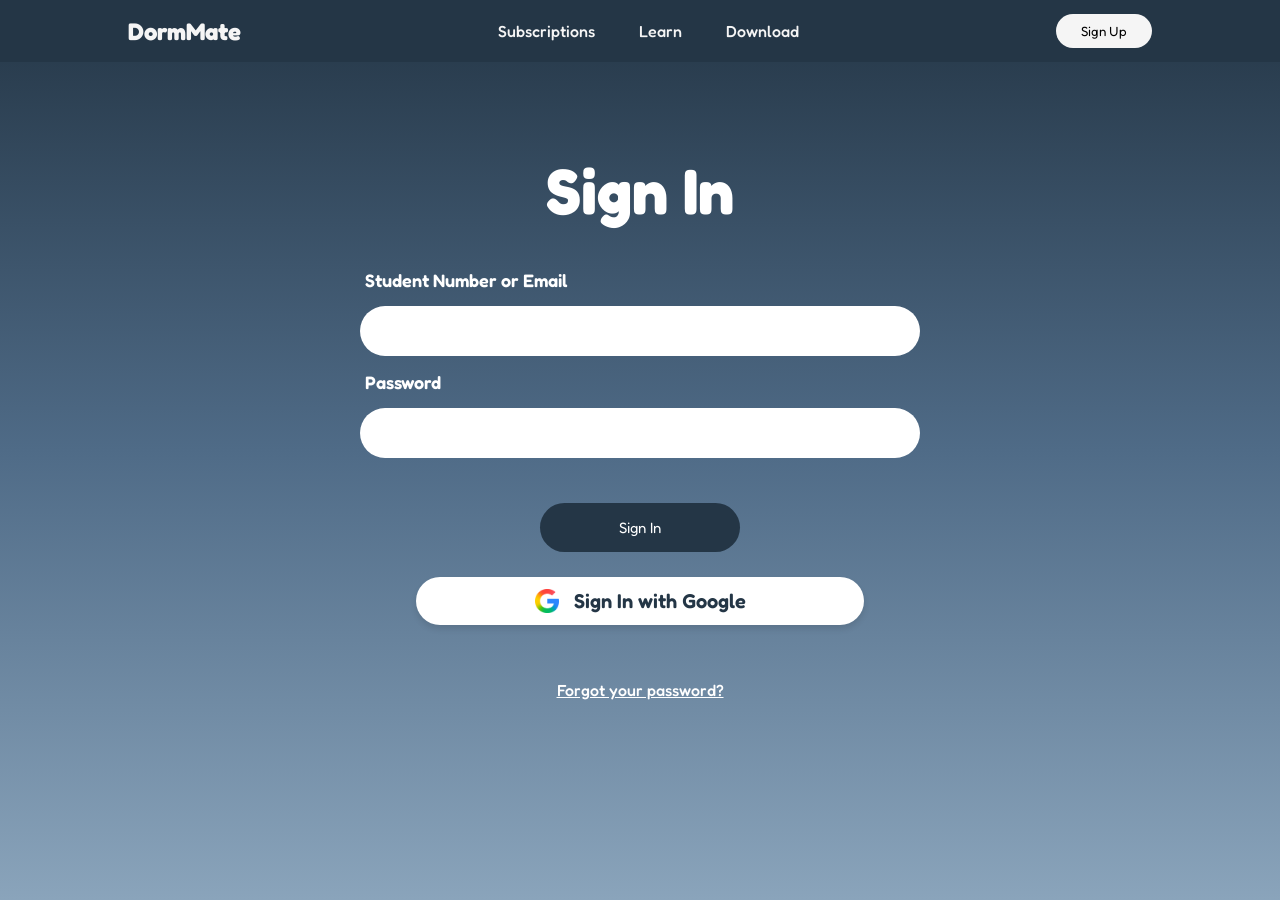
<file: dormmate login page/signin.html>
<!DOCTYPE html>
<html>
    <head> 
        <link rel="stylesheet" href="styles.css">
        <meta charset="utf-8">
        <meta http-equiv="X-UA-Compatible" content="IE-edge">
        <meta name="description" content="">
        <meta name="viewport" content="width=device-width, initial-scale=1">
        <link rel="preconnect" href="https://fonts.googleapis.com">
        <link rel="preconnect" href="https://fonts.gstatic.com" crossorigin>
        <link href="https://fonts.googleapis.com/css2?family=Fredoka:wght@300..700&display=swap" rel="stylesheet">
        <title> DormMate </title>
    </head>
        <header>
            <a href="welcome-page.html"><h2> DormMate </h2></a>
            <nav>
                <ul class="nav_links">
                    <li><a href="#"> Subscriptions </a></li>
                    <li><a href="#"> Learn </a></li>
                    <li><a href="#"> Download </a></li>
                </ul>
            </nav>
            <a class="cta" href="signup.html"><button> Sign Up </button></a>
        </header>
    <body class="auth-page"> 
        <div class="auth-container">
            <h1 class="signup-page-title">Sign In</h1>
        
            <form class="auth-form">
                <label>Student Number or Email</label>
                <input type="text" required>

                <label>Password</label>
                <input type="password" required>

                <button type="submit" class="submit-btn">Sign In</button>

                <button type="button" class="google-btn">
                    <img src="google_logo.png" alt="Google Logo"> Sign In with Google
                </button>

                <a href="#" class="forgot-password">Forgot your password?</a>
            </form>
        </div>
    </body>
</html>
</file>
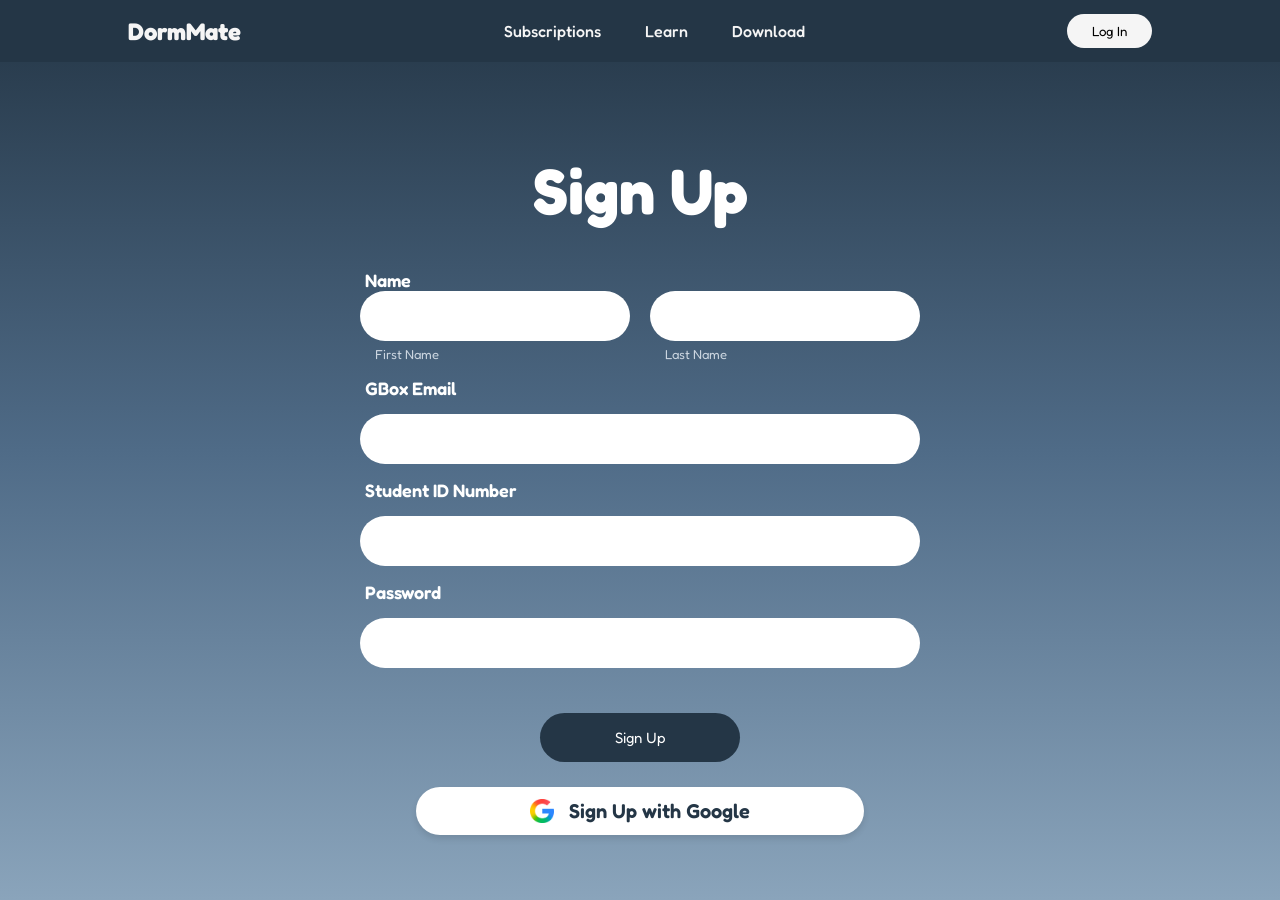
<file: dormmate login page/signup.html>
<!DOCTYPE html>
<html>
    <head> 
        <link rel="stylesheet" href="styles.css">
        <meta charset="utf-8">
        <meta http-equiv="X-UA-Compatible" content="IE-edge">
        <title> DormMate </title>
        <meta name="description" content="">
        <meta name="viewport" content="width=device-width, initial-scale=1">
        <link rel="preconnect" href="https://fonts.googleapis.com">
        <link rel="preconnect" href="https://fonts.gstatic.com" crossorigin>
        <link href="https://fonts.googleapis.com/css2?family=Fredoka:wght@300..700&display=swap" rel="stylesheet">
    
    </head>
        <header>
            <a href="welcome-page.html"><h2> DormMate </h2></a>
            <nav>
                <ul class="nav_links">
                    <li><a href="#"> Subscriptions </a></li>
                    <li><a href="#"> Learn </a></li>
                    <li><a href="#"> Download </a></li>
                </ul>
            </nav>
            <a class="cta" href="signin.html"><button> Log In </button></a>
        </header>
    <body>
        <div class="auth-container">
        <h1 class="signup-page-title">Sign Up</h1>
            <form class="auth-form">
                <div class="name-row">
                    <div class="input-wrapper">
                        <label>Name</label>
                        <input type="text" required>
                        <span class="sub-text">First Name</span>
                    </div>
                    <div class="input-wrapper">
                        <label style="visibility:hidden">Last Name</label> <input type="text" required>
                        <span class="sub-text">Last Name</span>
                    </div>
                </div>

        <label>GBox Email</label>
        <input type="email" required>

        <label>Student ID Number</label>
        <input type="text" required>
        
        <label>Password</label>
        <input type="password" required>

            <button type="submit" class="submit-btn">Sign Up</button>
            <button type="button" class="google-btn">
                    <img src="google_logo.png" alt="Google Logo"> Sign Up with Google
                </button>
            </form>
        </div>
    </body>
</html>
</file>
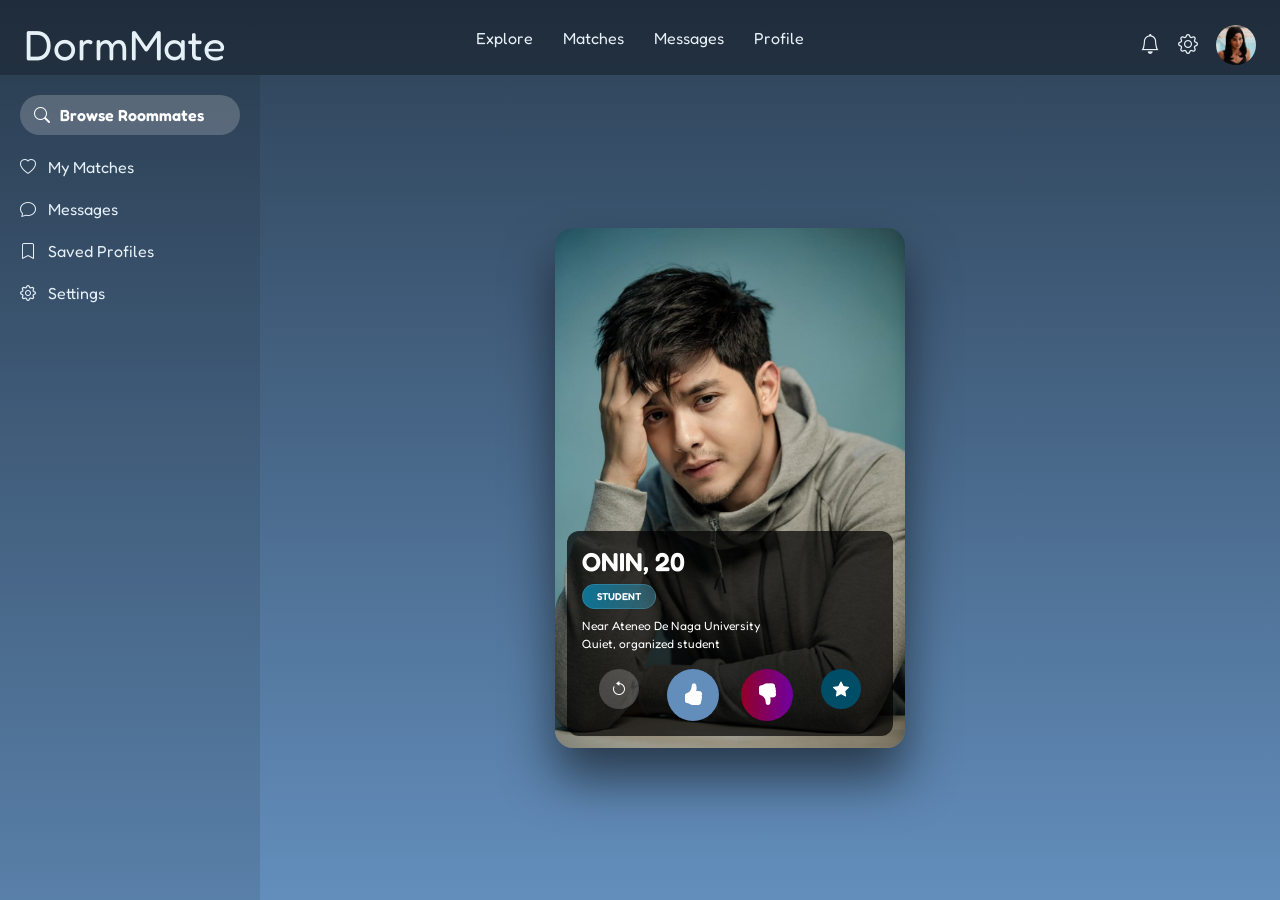
<file: Roommate Selection Page/Roommate Selection.html>
<!DOCTYPE html>
<html lang="en">
<head>
<meta charset="UTF-8">
<meta name="viewport" content="width=device-width, initial-scale=1.0">
<title>DormMate</title>

<link href="https://cdn.jsdelivr.net/npm/bootstrap@5.3.0/dist/css/bootstrap.min.css" rel="stylesheet">
<link href="https://cdn.jsdelivr.net/npm/bootstrap-icons@1.11.3/font/bootstrap-icons.css" rel="stylesheet">

<link href="https://fonts.googleapis.com/css2?family=Fredoka:wght@400;500;600;700&family=Fredoka+One&display=swap" rel="stylesheet">

<style>
body{
margin:0;
font-family:'Fredoka',sans-serif;
background:linear-gradient(to bottom,#2D4156,#638EBC);
}

.navbar{
height:75px;
background:#0C0E1266;
position:sticky;
top:0;
z-index:1000;
}

.navbar-brand{
font-family:'Fredoka One',cursive;
font-size:42px;
color:#e6f0f7 !important;
}

.center-menu{
position:absolute;
left:50%;
transform:translateX(-50%);
}

.nav-link{
color:#e6f0f7 !important;
margin:0 15px;
padding-bottom:5px;
border-bottom:2px solid transparent;
transition:.2s ease;
}

.nav-link:hover{
border-bottom:2px solid #9fc7ee;
}

.right-side{
display:flex;
align-items:center;
gap:18px;
}

.icon-btn{
font-size:20px;
color:#e6f0f7;
cursor:pointer;
transition:.2s ease;
}

.icon-btn:hover{
transform:scale(1.15);
color:#9fc7ee;
}

.profile-img{
width:40px;
height:40px;
border-radius:50%;
object-fit:cover;
cursor:pointer;
transition:.2s;
}

.profile-img:hover{
transform:scale(1.05);
border:2px solid #9fc7ee;
}

.main{
display:flex;
height:calc(100vh - 75px);
}

.sidebar{
width:260px;
padding:20px;
background:rgba(0,0,0,.1);
}

.search-box{
background:rgba(255,255,255,.2);
padding:8px 14px;
border-radius:20px;
display:flex;
align-items:center;
gap:10px;
margin-bottom:20px;
color:white;
font-weight:600;
}

.side-item{
display:flex;
align-items:center;
gap:12px;
color:#e6f0f7;
margin:18px 0;
cursor:pointer;
transition:.2s;
}

.side-item:hover{
color:#9fc7ee;
transform:translateX(5px);
}

.content{
flex:1;
display:flex;
justify-content:center;
align-items:center;
padding-right:80px;
}

.profile-card{
width:350px;
height:520px;
border-radius:18px;
overflow:hidden;
position:relative;
box-shadow:0 30px 50px rgba(0,0,0,.55);
transition:transform .5s cubic-bezier(0.2, 0.8, 0.2, 1);
animation:fadeUp .6s ease;
}

@keyframes fadeUp{
from{opacity:0; transform:translateY(40px);}
to{opacity:1; transform:translateY(0);}
}

.profile-card img{
width:100%;
height:100%;
object-fit:cover;
}

.dim img{
filter:brightness(40%);
}

.overlay{
position:absolute;
top:40%;
left:50%;
transform:translate(-50%,-50%) scale(0.5);
font-size:70px;
opacity:0;
transition:.3s;
}

.like{
color:#638EBC;
text-shadow:0 0 10px rgba(99,142,188,0.6);
}

.dislike{
color:transparent;
background:linear-gradient(90deg,#930026,#7000A1);
-webkit-background-clip:text;
background-clip:text;
text-shadow:0 0 10px rgba(147,0,38,0.4);
}

.info-box{
position:absolute;
bottom:12px;
left:12px;
right:12px;
background:rgba(0,0,0,.7);
border-radius:12px;
padding:15px;
color:white;
}

#nameAge{
margin-bottom:4px;
font-size:26px;
font-weight:600;
}

.tag{
display:inline-block;
margin-top:2px;
font-size:10px;
padding:4px 14px;
border-radius:20px;
font-weight:600;
background:linear-gradient(90deg,#117292 8%,rgba(73,161,190,0.4) 100%, #12B0E5 100%);
border:1px solid rgba(73,161,190,0.4);
}

.card-buttons{
display:flex;
justify-content:space-between;
margin-top:12px;
}

.card-buttons > div{
flex:1;
display:flex;
justify-content:center;
}

.btn-circle{
border-radius:50%;
display:flex;
align-items:center;
justify-content:center;
color:white;
cursor:pointer;
transition:.2s;
}

.small-btn{width:40px;height:40px;font-size:16px;}
.big-btn{width:52px;height:52px;font-size:22px;}

.btn-like{background:#638EBC;}
.btn-dislike{background:linear-gradient(90deg,#930026,#7000A1);}
.btn-fav{background:#004D67;}
.btn-undo{background:rgba(255,255,255,0.2);}

.btn-circle:hover{
transform:scale(1.15) translateY(-3px);
}

#matchPopup{
position:fixed;
top:50%;
left:50%;
transform:translate(-50%,-50%);
background:rgba(12,14,18,0.95);
padding:28px;
border-radius:18px;
color:#e6f0f7;
display:none;
z-index:9999;
text-align:center;
box-shadow:0 25px 60px rgba(0,0,0,.6);
backdrop-filter:blur(10px);
min-width:260px;
}

</style>
</head>

<body>

<nav class="navbar px-4">
<a class="navbar-brand">DormMate</a>

<div class="center-menu">
<ul class="navbar-nav flex-row">
<li><a class="nav-link active">Explore</a></li>
<li><a class="nav-link">Matches</a></li>
<li><a class="nav-link">Messages</a></li>
<li><a class="nav-link">Profile</a></li>
</ul>
</div>

<div class="ms-auto right-side">
<i class="bi bi-bell icon-btn"></i>
<i class="bi bi-gear icon-btn"></i>
<img src="Maddy.jpeg" class="profile-img">
</div>
</nav>

<div class="main">

<div class="sidebar">
<div class="search-box">
<i class="bi bi-search"></i> Browse Roommates
</div>

<div class="side-item"><i class="bi bi-heart"></i>My Matches</div>
<div class="side-item"><i class="bi bi-chat"></i>Messages</div>
<div class="side-item"><i class="bi bi-bookmark"></i>Saved Profiles</div>
<div class="side-item"><i class="bi bi-gear"></i>Settings</div>
</div>

<div class="content">

<div class="profile-card" id="card">

<img src="Alden.jpg">

<div class="overlay like" id="likeIcon">
<i class="bi bi-hand-thumbs-up-fill"></i>
</div>

<div class="overlay dislike" id="dislikeIcon">
<i class="bi bi-hand-thumbs-down-fill"></i>
</div>

<div class="info-box">
<h4 id="nameAge">ONIN, 20</h4>
<div class="tag">STUDENT</div>

<p id="desc" style="font-size:12px;margin-top:8px;">
Near Ateneo De Naga University <br>
Quiet, organized student
</p>

<div class="card-buttons">

<div><div class="btn-circle btn-undo small-btn" onclick="undo()"><i class="bi bi-arrow-counterclockwise"></i></div></div>
<div><div class="btn-circle btn-like big-btn" onclick="like()"><i class="bi bi-hand-thumbs-up-fill"></i></div></div>
<div><div class="btn-circle btn-dislike big-btn" onclick="dislike()"><i class="bi bi-hand-thumbs-down-fill"></i></div></div>
<div><div class="btn-circle btn-fav small-btn" onclick="favorite()"><i class="bi bi-star-fill"></i></div></div>

</div>
</div>
</div>

</div>
</div>

<div id="matchPopup">
<h2 style="margin-bottom:8px;">
It’s a Match!
</h2>

<p id="matchText" style="font-size:14px;opacity:0.85;"></p>

<div style="margin-top:18px;display:flex;gap:10px;justify-content:center;">
<button onclick="openChat()" style="padding:8px 12px;border:none;border-radius:10px;background:#638EBC;color:white;">Chat</button>
<button onclick="maybeLater()" style="padding:8px 12px;border:none;border-radius:10px;background:#444;color:white;">Maybe Later</button>
<button onclick="closeMatch()" style="padding:8px 12px;border:none;border-radius:10px;background:#930026;color:white;">No</button>
</div>
</div>

<script>

const card = document.getElementById("card");
const likeIcon = document.getElementById("likeIcon");
const dislikeIcon = document.getElementById("dislikeIcon");
const matchPopup = document.getElementById("matchPopup");
const matchText = document.getElementById("matchText");

const profiles = [
{img:"Alden.jpg",name:"ONIN",age:20,desc:"Near Ateneo De Naga University <br> Quiet, Organized, quiet environment"},
{img:"Jisoo.jpg",name:"TRIXIE",age:20,desc:"Near Ateneo De Naga University <br> Friendly, outgoing"},
{img:"Maddy3.jpg",name:"KEN",age:18,desc:"Near University of Nueva Caceres <br> Night owl, loves studying"},
{img:"Maddy2.jpg",name:"ASH",age:21,desc:"Near Universidad de Sta.Isabel <br> Introvert, peaceful dorm"},
{img:"Benjamin.jpg",name:"BENJ",age:19,desc:"Near Naga College Foundation <br> Introvert, peaceful dorm"}
];

let currentIndex = 0;
let historyStack = [];
let currentMatch = null;

function updateProfile(){
const p = profiles[currentIndex];
card.querySelector("img").src = p.img;
nameAge.innerHTML = p.name + ", " + p.age;
desc.innerHTML = p.desc;
}

function nextProfile(){
historyStack.push(currentIndex);
currentIndex = (currentIndex + 1) % profiles.length;
updateProfile();
}

function like(){

const p = profiles[currentIndex];

if(Math.random() > 0.5){
currentMatch = p;
matchPopup.style.display = "block";
matchText.innerText = "You matched with " + p.name;
}

card.classList.add("dim");
likeIcon.style.opacity="1";
card.style.transform="translateX(300px) rotate(12deg)";
setTimeout(()=>{reset();nextProfile();},600);
}

function dislike(){
card.classList.add("dim");
dislikeIcon.style.opacity="1";
card.style.transform="translateX(-300px) rotate(-12deg)";
setTimeout(()=>{reset();nextProfile();},600);
}

function favorite(){
card.classList.add("dim");
card.style.transform="translateY(-300px) scale(1.1)";
setTimeout(()=>{reset();nextProfile();},600);
}

function undo(){
if(historyStack.length===0)return;
currentIndex=historyStack.pop();
updateProfile();
}

function reset(){
card.classList.remove("dim");
likeIcon.style.opacity="0";
dislikeIcon.style.opacity="0";
card.style.transform="translateX(0) translateY(0) rotate(0) scale(1)";
}

function openChat(){
matchPopup.style.display="none";
alert("Open chat for " + currentMatch.name);
}

function maybeLater(){
matchPopup.style.display="none";
}

function closeMatch(){
matchPopup.style.display="none";
}

</script>

</body>
</html>
</file>
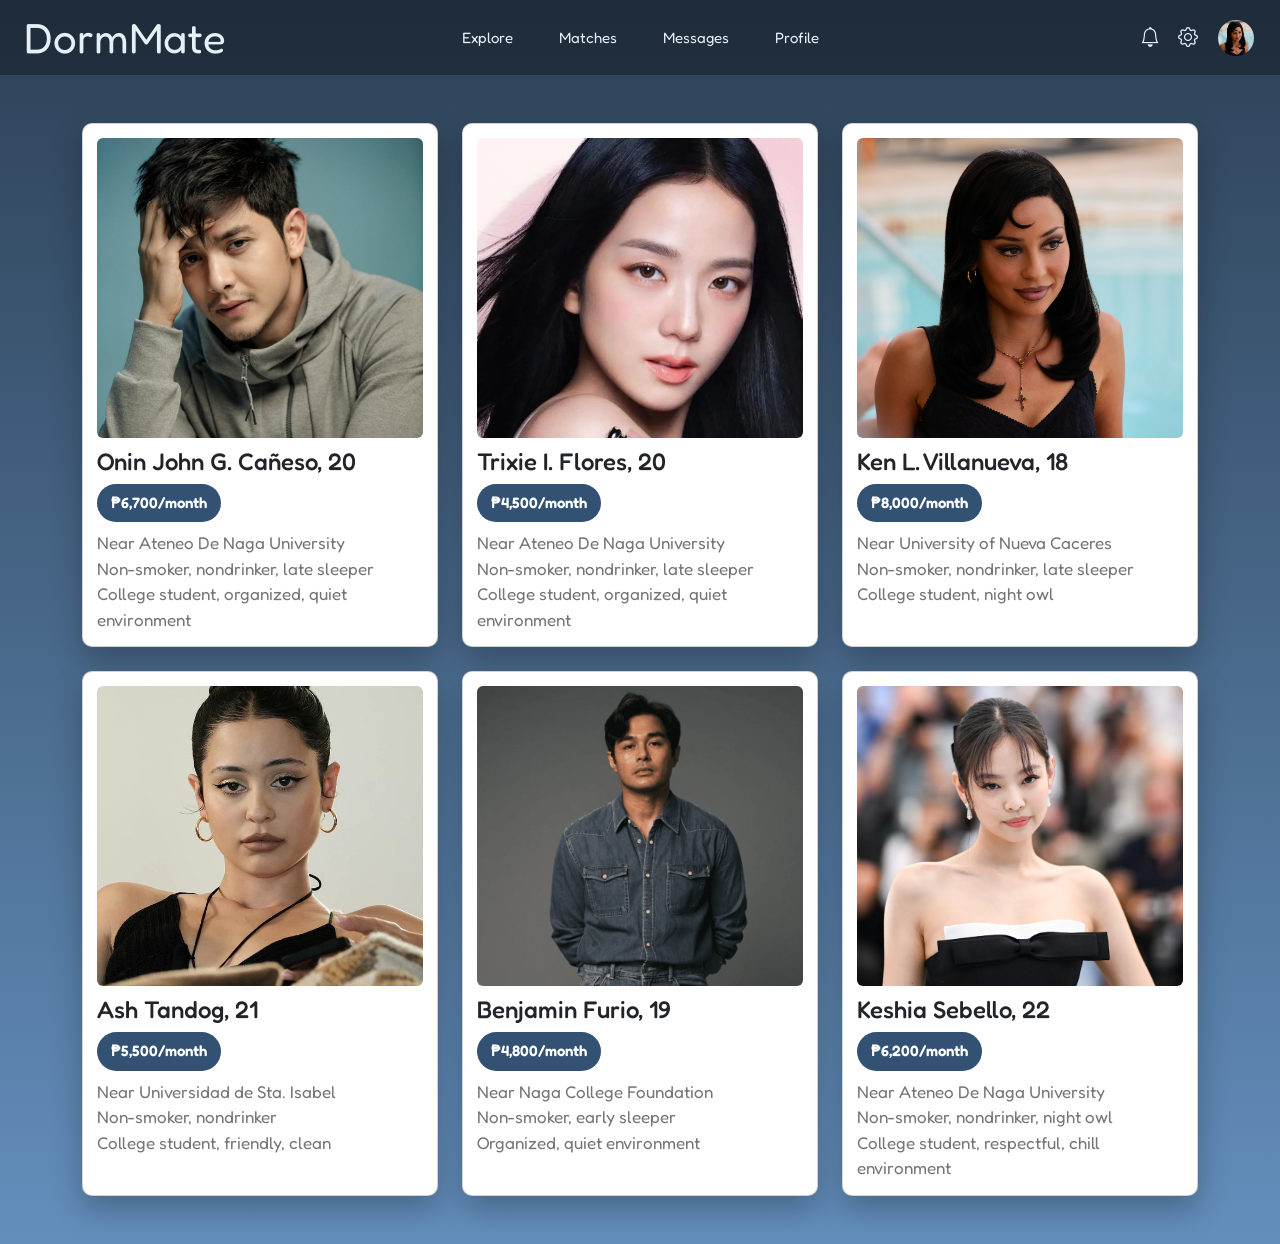
<file: Suggested Roommates Page/SuggestedRoommates.html>
<!DOCTYPE html>
<html lang="en">
<head>
<meta charset="UTF-8">
<meta name="viewport" content="width=device-width, initial-scale=1.0">

<link href="https://cdn.jsdelivr.net/npm/bootstrap@5.3.0/dist/css/bootstrap.min.css" rel="stylesheet">
<link href="https://cdn.jsdelivr.net/npm/bootstrap-icons@1.11.3/font/bootstrap-icons.css" rel="stylesheet">

<link href="https://fonts.googleapis.com/css2?family=Fredoka:wght@400;500;600;700&family=Fredoka+One&display=swap" rel="stylesheet">

<title>DormMate</title>

<style>

body {
  margin: 0;
  background: linear-gradient(to bottom, #2D4156, #638EBC);
}

.navbar {
  height: 75px;
  background-color: #0C0E1266;
  position: sticky;
  top: 0;
  z-index: 1000;
}

.navbar-brand {
  font-family: 'Fredoka One', cursive;
  font-size: 42px;
  color: #e6f0f7 !important;
}

.center-menu {
  position: absolute;
  left: 50%;
  transform: translateX(-50%);
}

.nav-link {
  font-family: 'Fredoka', sans-serif;
  font-size: 15px;
  color: #e6f0f7 !important;
  margin: 0 15px;
  position: relative;
  padding-bottom: 5px;
  border-bottom: 2px solid transparent;
  transition: 0.2s ease;
}

.nav-link:hover {
  border-bottom: 2px solid #9fc7ee;
}

.right-side {
  display: flex;
  align-items: center;
  gap: 18px;
}

.icon-btn {
  font-size: 20px;
  color: #e6f0f7;
  cursor: pointer;
  transition: 0.2s ease;
}

.icon-btn:hover {
  transform: scale(1.15);
  color: #9fc7ee;
}

.profile-img {
  width: 40px;
  height: 40px;
  border-radius: 50%;
  object-fit: cover;
  cursor: pointer;
  border: 2px solid transparent;
  transition: 0.2s ease;
}

.profile-img:hover {
  border-color: #9fc7ee;
  transform: scale(1.05);
}

.custom-card {
  background: #ffffff;
  padding: 14px; 
  border-radius: 10px;
  box-shadow: 0 14px 30px rgba(0,0,0,0.25);
  transition: transform 0.25s ease, box-shadow 0.25s ease;
  height: 100%;
  display: flex;
  flex-direction: column;
}

.custom-card:hover {
  transform: translateY(-10px) scale(1.03);
  box-shadow: 0 18px 35px rgba(0,0,0,0.35);
}

.card-img-top {
  height: 300px;
  width: 100%;
  object-fit: cover;
  object-position: center 30%;
  border-radius: 6px;
}

.custom-card .card-body {
  margin-top: 10px;
  padding: 0;
}

.card-title {
  font-family: 'Fredoka One', cursive;
  font-size: 24px;
  margin-bottom: 3px;
}

.price {
  display: inline-block;
  width: fit-content;
  background: #335172;
  color: white;
  padding: 8px 14px;
  border-radius: 999px;
  font-size: 15px;
  margin: 4px 0 8px 0;
  font-family: 'Fredoka', sans-serif;
  font-weight: 600;
}

.card-text {
  font-family: 'Fredoka', sans-serif;
  font-weight: 400;
  font-size: 17px;
  color: #757575;
  line-height: 1.5;
  margin-bottom: 0; 
}

</style>
</head>

<body>

<nav class="navbar navbar-expand-lg px-4">

  <a class="navbar-brand" href="#">DormMate</a>

  <div class="center-menu">
    <ul class="navbar-nav flex-row">
      <li class="nav-item"><a class="nav-link active" href="#">Explore</a></li>
      <li class="nav-item"><a class="nav-link" href="#">Matches</a></li>
      <li class="nav-item"><a class="nav-link" href="#">Messages</a></li>
      <li class="nav-item"><a class="nav-link" href="#">Profile</a></li>
    </ul>
  </div>

  <div class="ms-auto right-side">
    <i class="bi bi-bell icon-btn"></i>
    <i class="bi bi-gear icon-btn"></i>
    <img src="Maddy.jpg" class="profile-img">
  </div>

</nav>

<div class="container mt-5 mb-5">
  <div class="row g-4">

    <div class="col-md-4 d-flex">
      <div class="card custom-card w-100">
        <img src="Alden.jpg" class="card-img-top">
        <div class="card-body">
          <h5 class="card-title">Onin John G. Cañeso, 20</h5>
          <span class="price">₱6,700/month</span>
          <p class="card-text">
            Near Ateneo De Naga University<br>
            Non-smoker, nondrinker, late sleeper<br>
            College student, organized, quiet environment
          </p>
        </div>
      </div>
    </div>

    <div class="col-md-4 d-flex">
      <div class="card custom-card w-100">
        <img src="Jisoo.jpg" class="card-img-top">
        <div class="card-body">
          <h5 class="card-title">Trixie I. Flores, 20</h5>
          <span class="price">₱4,500/month</span>
          <p class="card-text">
            Near Ateneo De Naga University<br>
            Non-smoker, nondrinker, late sleeper<br>
            College student, organized, quiet environment
          </p>
        </div>
      </div>
    </div>

    <div class="col-md-4 d-flex">
      <div class="card custom-card w-100">
        <img src="Maddy.jpg" class="card-img-top">
        <div class="card-body">
          <h5 class="card-title">Ken L. Villanueva, 18</h5>
          <span class="price">₱8,000/month</span>
          <p class="card-text">
            Near University of Nueva Caceres<br>
            Non-smoker, nondrinker, late sleeper<br>
            College student, night owl 
          </p>
        </div>
      </div>
    </div>

    <div class="col-md-4 d-flex">
      <div class="card custom-card w-100">
        <img src="Maddy2.jpg" class="card-img-top">
        <div class="card-body">
          <h5 class="card-title">Ash Tandog, 21</h5>
          <span class="price">₱5,500/month</span>
          <p class="card-text">
            Near Universidad de Sta. Isabel<br>
            Non-smoker, nondrinker<br>
            College student, friendly, clean
          </p>
        </div>
      </div>
    </div>

    <div class="col-md-4 d-flex">
      <div class="card custom-card w-100">
        <img src="Benjamin.jpg" class="card-img-top">
        <div class="card-body">
          <h5 class="card-title">Benjamin Furio, 19</h5>
          <span class="price">₱4,800/month</span>
          <p class="card-text">
            Near Naga College Foundation<br>
            Non-smoker, early sleeper<br>
            Organized, quiet environment
          </p>
        </div>
      </div>
    </div>

    <div class="col-md-4 d-flex">
      <div class="card custom-card w-100">
        <img src="Jennie.jpg" class="card-img-top">
        <div class="card-body">
          <h5 class="card-title">Keshia Sebello, 22</h5>
          <span class="price">₱6,200/month</span>
          <p class="card-text">
            Near Ateneo De Naga University<br>
            Non-smoker, nondrinker, night owl<br>
            College student, respectful, chill environment
          </p>
        </div>
      </div>
    </div>

  </div>
</div>

</body>
</html>
</file>
<file: dormmate login page/styles.css>
* {
    font-family: "Fredoka", sans-serif;
    box-sizing: border-box;
    margin: 0;
    padding: 0;
}

body {
    background: linear-gradient(to bottom,#243646, #4f6b87,#8aa4bb);
    background-repeat: no-repeat;
    background-size: cover;
    background-attachment: fixed;
}

h1 {
    color: whitesmoke;
    text-align: center;
    font-size: 70px;
    display: block;
}

h2 {
    color: whitesmoke;
}

.swipe-right {
    text-align: center;
    padding-top: 200px;
    font-size: 8vw;
}

.welcome {
    height: 100vh;
}

.signup-page {
    text-align: center;
    font-size: 54px;
    display: block;
}

.create-account {
background-color: #243646; 
    color: white;
    font-size: 1vw;
    font-weight: 200px;
    padding: 15px;
    margin-top: 30px;
    width: 200px;
    align-self: center;
}

.container {
    display: flex;
    justify-content: center;
    align-items: center;
    padding-top: 25px;
}

li, a {
    font-weight: 500;
    font-size: 16px;
    color: whitesmoke;
    text-decoration: none;
}

header {
    display: flex;
    justify-content: space-between;
    align-items: center;
    padding: 14px 10%;
    position: sticky;
    top: 0;
    z-index: 100;
    background-color: #243646;
}

.nav_links {
    list-style: none;
}

.nav_links li {
    display: inline-block;
    padding: 0px 20px;
}

.nav_links li a {
    transition: all 0.3 ease 0s;
}

.nav_links li a:hover {
    color: black;
}

button {
    padding: 9px 25px;
    background-color: whitesmoke;
    border: none;
    border-radius: 50px;
    cursor: pointer;
    transition: all 0.3 ease 0s;
}

button:hover {
    background-color: rgb(95, 142, 180);
}

/*--------- Sign Up ---------*/

.auth-container {
    max-width: 600px;
    margin: 0 auto;
    padding: 40px 20px;
}

.signup-page-title {
    text-align: center;
    font-size: 64px;
    color: white;
    margin-bottom: 30px;
}

.auth-form {
    display: flex;
    flex-direction: column;
    gap: 15px;
}

.auth-form label {
    color: white;
    font-weight: 600;
    font-size: 18px;
    margin-left: 5px;
}

.auth-form input {
    width: 100%;
    padding: 15px 25px;
    border-radius: 50px;
    border: none;
    font-size: 16px;
    outline: none;
}

.name-row {
    display: flex;
    gap: 20px;
}

.input-wrapper {
    flex: 1;
    display: flex;
    flex-direction: column;
}

.sub-text {
    color: #cbd5e0;
    font-size: 13px;
    margin: 5px 0 0 15px;
}

.submit-btn {
    background-color: #243646; 
    color: white;
    font-size: 15px;
    font-weight: 200px;
    padding: 15px;
    margin-top: 30px;
    width: 200px;
    align-self: center; 
}

.submit-btn:hover {
    background-color: #1a2a38;
    color: white;
}

.helper-text {
    text-align: center;
    color: white;
    margin-top: 15px;
}

/*--------- Sign In ---------*/

.google-btn {
    background-color: white;
    color: #243646;
    display: flex;
    align-items: center;
    justify-content: center;
    gap: 15px;
    padding: 12px;
    width: 80%;
    margin: 10px auto;
    border-radius: 50px;
    font-size: 20px;
    font-weight: 600;
    border: none;
    cursor: pointer;
    box-shadow: 0 4px 6px rgba(0,0,0,0.1);
}

.google-btn img {
    width: 24px;
    height: 24px;
}

.forgot-password {
    display: block;
    text-align: center;
    color: white;
    text-decoration: underline;
    font-size: 16px;
    margin-top: 30px;
    font-weight: 500;
}

.forgot-password:hover {
    color: #cbd5e0;
}

.signup-page-title {
    margin-top: 50px;
    margin-bottom: 40px;
}
</file>
